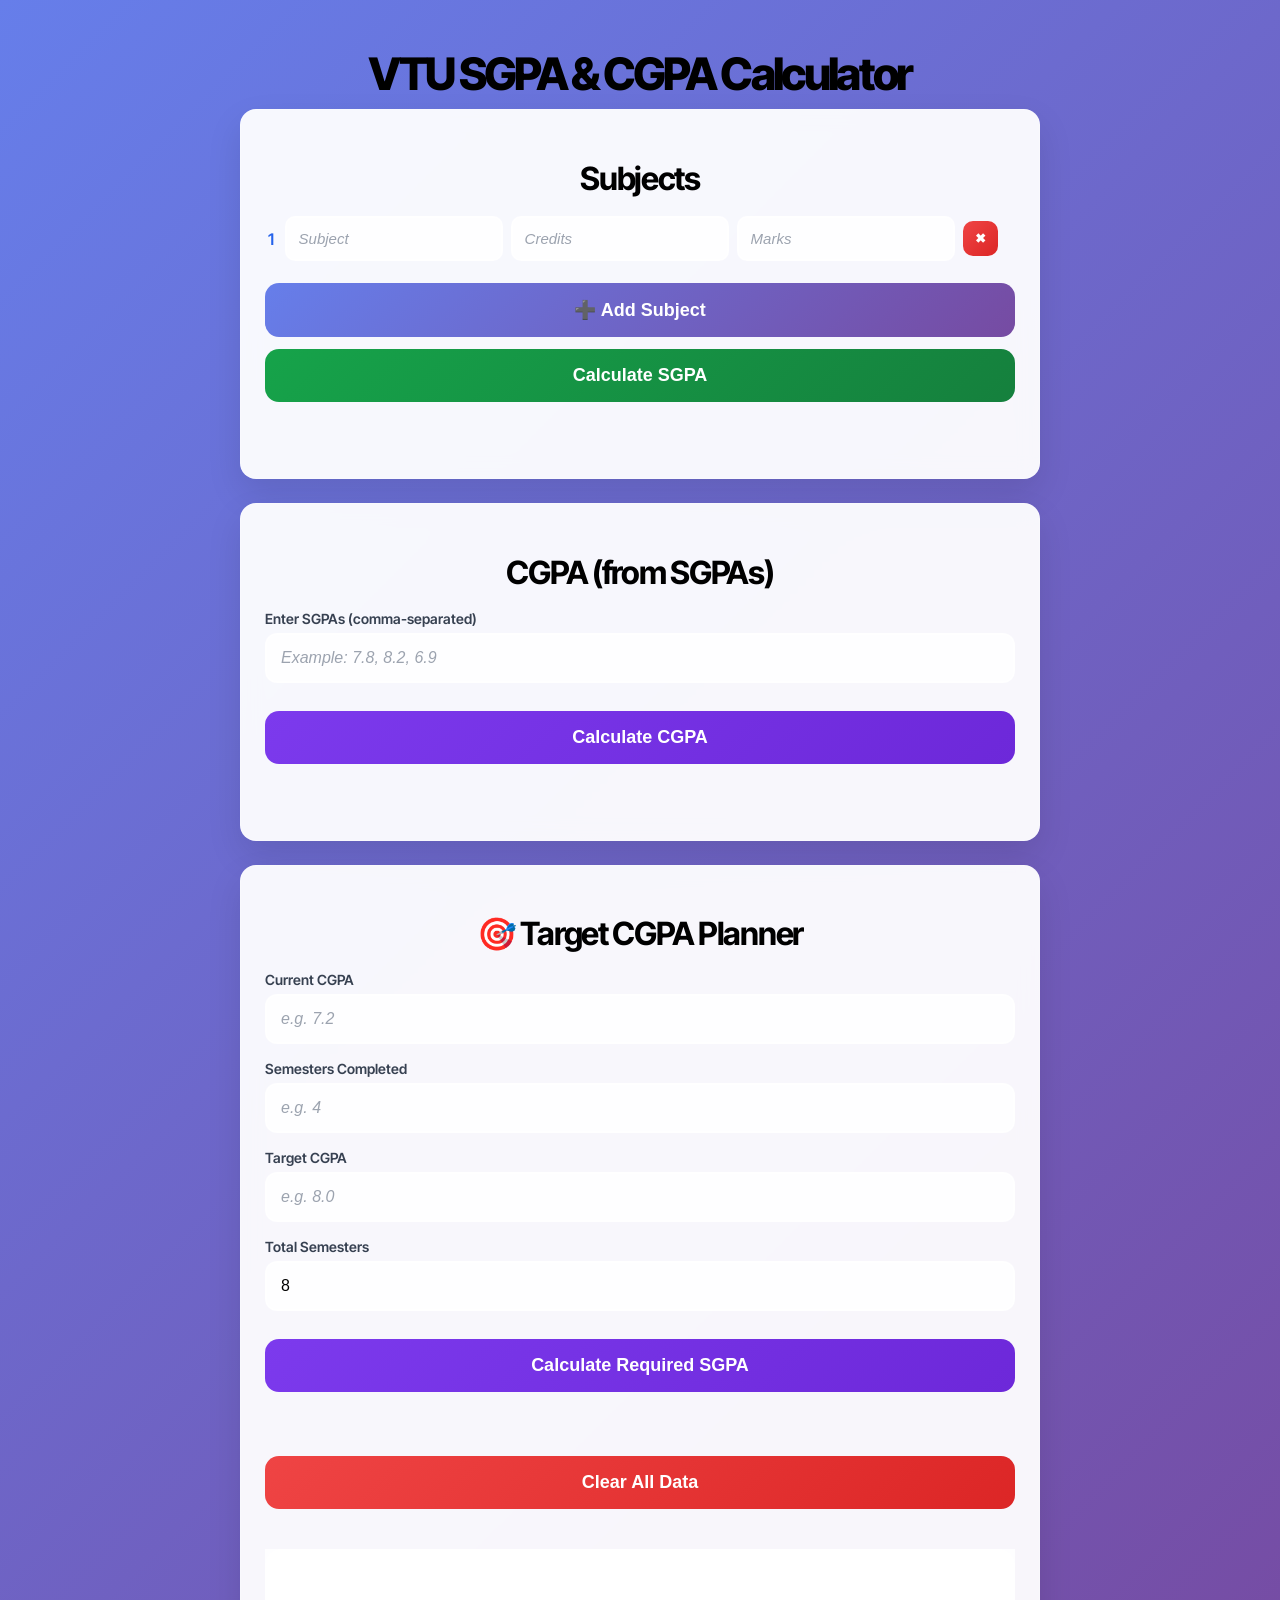
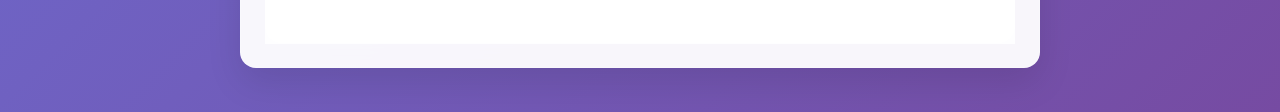
<file: OneDrive/Videos/Music/Desktop/GAMES/sgpa/index.html>
<!DOCTYPE html>
<html lang="en">
<head>
<meta charset="UTF-8">
<meta name="viewport" content="width=device-width, initial-scale=1.0">
<link rel="preconnect" href="https://fonts.googleapis.com">
<link rel="preconnect" href="https://fonts.gstatic.com" crossorigin>
<link href="https://fonts.googleapis.com/css2?family=Inter:wght@400;600;700;800&family=Inter+Tight:wght@400;600;700;800&display=swap" rel="stylesheet">
<title>VTU SGPA & CGPA Calculator</title>

<style>
  body {
    font-family: 'Inter Tight', 'Inter', -apple-system, BlinkMacSystemFont, 'Segoe UI', Roboto, 'Helvetica Neue', Arial, sans-serif;
    background: linear-gradient(135deg, #667eea 0%, #764ba2 100%);
    margin: 0;
    padding: 20px;
    min-height: 100vh;
    color: #333;
  }

  h1, h2 {
    text-align: center;
    color: #000000;
    font-weight: 700;
    letter-spacing: -0.05em;
    line-height: 1.1;
  }

  h1 {
    font-size: 2.8em;
    margin-bottom: 10px;
    font-weight: 800;
    letter-spacing: -0.06em;
  }

  h2 {
    font-size: 2em;
    margin-bottom: 20px;
    font-weight: 700;
    letter-spacing: -0.04em;
  }

  .container {
    max-width: 800px;
    margin: auto;
  }

  .card {
    background: rgba(255, 255, 255, 0.95);
    border-radius: 16px;
    padding: 24px;
    margin-bottom: 24px;
    box-shadow: 0 15px 35px rgba(0,0,0,0.1);
    backdrop-filter: blur(10px);
    border: 1px solid rgba(255, 255, 255, 0.2);
  }

  .header-row,
  .row {
    display: grid;
    grid-template-columns: 0.4fr 1.4fr 0.6fr 0.6fr 0.4fr;
    gap: 8px;
    align-items: center;
  }

  .header-row {
    font-weight: 600;
    font-size: 14px;
    color: #374151;
    margin-bottom: 8px;
  }

  .row {
    margin-bottom: 10px;
  }

  .index {
    text-align: center;
    font-weight: 600;
    color: #2563eb;
  }

  .input-group {
    margin-bottom: 16px;
  }

  .input-group label {
    display: block;
    font-weight: 600;
    color: #374151;
    margin-bottom: 6px;
    font-size: 14px;
  }

  .input-group input {
    width: 100%;
    padding: 14px;
    border-radius: 12px;
    border: 2px solid rgba(255, 255, 255, 0.3);
    font-size: 16px;
    background: rgba(255, 255, 255, 0.9);
    transition: all 0.3s ease;
    box-sizing: border-box;
  }

  .input-group input:focus {
    outline: none;
    border-color: #667eea;
    box-shadow: 0 0 0 3px rgba(102, 126, 234, 0.2);
    background: white;
  }

  .input-group input::placeholder {
    color: #9ca3af;
    font-style: italic;
  }

  .subject-input {
    padding: 12px;
    border-radius: 10px;
    border: 2px solid rgba(255, 255, 255, 0.3);
    font-size: 15px;
    background: rgba(255, 255, 255, 0.9);
    transition: all 0.3s ease;
  }

  .subject-input:focus {
    outline: none;
    border-color: #667eea;
    box-shadow: 0 0 0 3px rgba(102, 126, 234, 0.2);
    background: white;
  }

  .subject-input::placeholder {
    color: #9ca3af;
    font-style: italic;
  }

  .fail {
    background: rgba(254, 226, 226, 0.9);
  }

  .fail input {
    border-color: #dc2626;
  }

  .delete {
    background: linear-gradient(135deg, #ef4444, #dc2626);
    color: white;
    border: none;
    border-radius: 10px;
    padding: 10px 12px;
    cursor: pointer;
    font-weight: bold;
    transition: all 0.3s ease;
  }

  .delete:hover {
    transform: translateY(-2px);
    box-shadow: 0 5px 15px rgba(239, 68, 68, 0.4);
  }

  button.main {
    width: 100%;
    padding: 16px;
    border-radius: 14px;
    border: none;
    font-size: 18px;
    font-weight: 600;
    margin-top: 12px;
    cursor: pointer;
    transition: all 0.3s ease;
  }

  .add { 
    background: linear-gradient(135deg, #667eea, #764ba2); 
    color: white; 
  }

  .add:hover {
    transform: translateY(-2px);
    box-shadow: 0 8px 25px rgba(102, 126, 234, 0.4);
  }

  .sgpa { 
    background: linear-gradient(135deg, #16a34a, #15803d); 
    color: white; 
  }

  .sgpa:hover {
    transform: translateY(-2px);
    box-shadow: 0 8px 25px rgba(22, 163, 74, 0.4);
  }

  .cgpa { 
    background: linear-gradient(135deg, #7c3aed, #6d28d9); 
    color: white; 
  }

  .cgpa:hover {
    transform: translateY(-2px);
    box-shadow: 0 8px 25px rgba(124, 58, 237, 0.4);
  }

  .result {
    margin-top: 16px;
    padding: 18px;
    text-align: center;
    font-size: 22px;
    font-weight: bold;
    border-radius: 14px;
    animation: fadeIn 0.5s ease-in;
  }

  @keyframes fadeIn {
    from { opacity: 0; transform: translateY(10px); }
    to { opacity: 1; transform: translateY(0); }
  }

  .app-footer {
    margin-top: 40px;
    padding: 20px 16px;
    text-align: center;
    font-size: 16px;
    color: #000000;
    border-top: 2px solid rgba(0, 0, 0, 0.3);
    background: rgba(255, 255, 255, 0.9);
    border-radius: 16px;
    backdrop-filter: blur(10px);
  }

  .app-footer span {
    font-weight: 700;
  }

  .instagram-link {
    color: #000000;
    text-decoration: none;
    transition: all 0.3s ease;
    opacity: 0.8;
  }

  .instagram-link:hover {
    color: #E4405F;
    opacity: 1;
    text-decoration: none;
  }

  .instagram-link svg {
    display: inline-block;
    margin-right: 6px;
    vertical-align: middle;
    transition: all 0.3s ease;
  }

  .instagram-link:hover svg {
    transform: scale(1.05);
  }

  /* Mobile friendly */
  @media (max-width: 600px) {
    .app-footer {
      font-size: 15px;
      padding: 16px 12px;
    }
  }

  .green { 
    background: linear-gradient(135deg, #dcfce7, #bbf7d0); 
    color: #166534; 
    border: 1px solid #16a34a;
  }
  
  .red { 
    background: linear-gradient(135deg, #fee2e2, #fecaca); 
    color: #991b1b; 
    border: 1px solid #dc2626;
  }

  .yellow { 
    background: linear-gradient(135deg, #fef3c7, #fde68a); 
    color: #92400e; 
    border: 1px solid #f59e0b;
  }

  @media (max-width: 600px) {
    .header-row, .row {
      grid-template-columns: 1fr;
    }
  }
</style>
</head>

<body>

<div class="container">
  <h1>VTU SGPA & CGPA Calculator</h1>

  <div class="card">
    <h2>Subjects</h2>

    
    <div id="subjects"></div>

    <button class="main add" onclick="addSubject()">➕ Add Subject</button>
    <button class="main sgpa" onclick="calculateSGPA()">Calculate SGPA</button>
    <div id="sgpaResult" class="result"></div>
  </div>

  <div class="card">
    <h2>CGPA (from SGPAs)</h2>
    <div class="input-group">
      <label for="cgpaInput">Enter SGPAs (comma-separated)</label>
      <input id="cgpaInput" placeholder="Example: 7.8, 8.2, 6.9">
    </div>
    <button class="main cgpa" onclick="calculateCGPA()">Calculate CGPA</button>
    <div id="cgpaResult" class="result"></div>
  </div>
  <div class="card">
  <h2>🎯 Target CGPA Planner</h2>

  <div class="input-group">
    <label for="currentCgpa">Current CGPA</label>
    <input id="currentCgpa" type="number" step="0.01" placeholder="e.g. 7.2">
  </div>

  <div class="input-group">
    <label for="semCompleted">Semesters Completed</label>
    <input id="semCompleted" type="number" placeholder="e.g. 4">
  </div>

  <div class="input-group">
    <label for="targetCgpa">Target CGPA</label>
    <input id="targetCgpa" type="number" step="0.01" placeholder="e.g. 8.0">
  </div>

  <div class="input-group">
    <label for="totalSem">Total Semesters</label>
    <input id="totalSem" type="number" value="8" placeholder="e.g. 8">
  </div>

  <button class="main cgpa" onclick="calculateTarget()">Calculate Required SGPA</button>

  <div id="targetResult" class="result"></div>
  <button class="main delete" onclick="clearAll()">Clear All Data</button>
  <footer class="app-footer">
  <p>
    <a href="https://www.instagram.com/_dheeraj_koila_?igsh=MTZxN3hvcjhiZ3JzZw==" target="_blank" class="instagram-link" title="Follow on Instagram">
      <svg width="16" height="16" viewBox="0 0 24 24" fill="currentColor">
        <path d="M12 2.163c3.204 0 3.584.012 4.85.07 3.252.148 4.771 1.691 4.919 4.919.058 1.265.069 1.645.069 4.849 0 3.205-.012 3.584-.069 4.849-.149 3.225-1.664 4.771-4.919 4.919-1.266.058-1.644.07-4.85.07-3.204 0-3.584-.012-4.849-.07-3.26-.149-4.771-1.699-4.919-4.92-.058-1.265-.07-1.644-.07-4.849 0-3.204.013-3.583.07-4.849.149-3.227 1.664-4.771 4.919-4.919 1.266-.057 1.645-.069 4.849-.069zm0-2.163c-3.259 0-3.667.014-4.947.072-4.358.2-6.78 2.618-6.98 6.98-.059 1.281-.073 1.689-.073 4.948 0 3.259.014 3.668.072 4.948.2 4.358 2.618 6.78 6.98 6.98 1.281.058 1.689.072 4.948.072 3.259 0 3.668-.014 4.948-.072 4.354-.2 6.782-2.618 6.979-6.98.059-1.28.073-1.689.073-4.948 0-3.259-.014-3.667-.072-4.947-.196-4.354-2.617-6.78-6.979-6.98-1.281-.059-1.69-.073-4.949-.073zm0 5.838c-3.403 0-6.162 2.759-6.162 6.162s2.759 6.163 6.162 6.163 6.162-2.759 6.162-6.163c0-3.403-2.759-6.162-6.162-6.162zm0 10.162c-2.209 0-4-1.79-4-4 0-2.209 1.791-4 4-4s4 1.791 4 4c0 2.21-1.791 4-4 4zm6.406-11.845c-.796 0-1.441.645-1.441 1.44s.645 1.44 1.441 1.44c.795 0 1.439-.645 1.439-1.44s-.644-1.44-1.439-1.44z"/>
      </svg>
      Developed by <span>Dheeraj Koila</span>
    </a>
  </p>
</footer>
</div>
</div>

<script>
  function addSubject(data = {}) {
  const row = document.createElement("div");
  row.className = "row";
  row.innerHTML = `
    <div class="index"></div>
    <input placeholder="Subject" value="${data.subject || ""}" class="subject-input">
    <input type="number" placeholder="Credits" value="${data.credits || ""}" class="subject-input">
    <input type="number" placeholder="Marks" value="${data.marks || ""}" oninput="checkFail(this)" class="subject-input">
    <button class="delete" onclick="deleteRow(this)">✖</button>
  `;

  row.querySelectorAll("input").forEach(inp => {
    inp.addEventListener("input", saveData);
  });

  document.getElementById("subjects").appendChild(row);
  reorder();
  setupEnterNavigation();
  saveData();
}

  function deleteRow(btn) {
    btn.parentElement.remove();
    reorder();
    saveData();
  }

  function reorder() {
    document.querySelectorAll(".index").forEach((el, i) => {
      el.textContent = i + 1;
    });
  }

  function checkFail(input) {
    const row = input.parentElement;
    if (Number(input.value) < 40 && input.value !== "") {
      row.classList.add("fail");
    } else {
      row.classList.remove("fail");
    }
  }

  function setupEnterNavigation() {
    const inputs = document.querySelectorAll("#subjects input");
    inputs.forEach((input, i) => {
      input.onkeydown = (e) => {
        if (e.key === "Enter") {
          e.preventDefault();
          if (inputs[i + 1]) {
            inputs[i + 1].focus();
          } else {
            addSubject();
            setTimeout(() => {
              document.querySelectorAll("#subjects input")[inputs.length].focus();
            }, 0);
          }
        }
      };
    });
  }

  function gradePoint(m) {
    if (m >= 90) return 10;
    if (m >= 80) return 9;
    if (m >= 70) return 8;
    if (m >= 60) return 7;
    if (m >= 55) return 6;
    if (m >= 50) return 5;
    if (m >= 40) return 4;
    return 0;
  }

  function calculateSGPA() {
    const rows = document.querySelectorAll("#subjects .row");
    let credits = 0, total = 0;

    rows.forEach(r => {
      const c = Number(r.children[2].value);
      const m = Number(r.children[3].value);
      if (c) {
        credits += c;
        total += c * gradePoint(m);
      }
    });

    if (!credits) return;
    const sgpa = (total / credits).toFixed(2);
    show("sgpaResult", "SGPA: " + sgpa, sgpa);
  }

  function calculateCGPA() {
    const vals = document.getElementById("cgpaInput").value
      .split(",")
      .map(v => Number(v.trim()))
      .filter(v => !isNaN(v));

    if (!vals.length) return;
    const cgpa = (vals.reduce((a,b)=>a+b,0)/vals.length).toFixed(2);
    show("cgpaResult", "CGPA: " + cgpa, cgpa);
  }

  function show(id, text, value) {
    const el = document.getElementById(id);
    el.textContent = text;
    el.className = "result " + (value >= 7 ? "green" : "red");
  }
  function calculateTarget() {
  const current = Number(document.getElementById("currentCgpa").value);
  const done = Number(document.getElementById("semCompleted").value);
  const target = Number(document.getElementById("targetCgpa").value);
  const total = Number(document.getElementById("totalSem").value);

  const resultBox = document.getElementById("targetResult");

  if (
    current <= 0 || target <= 0 ||
    done <= 0 || total <= 0 ||
    done >= total
  ) {
    resultBox.textContent = "Please enter valid values";
    resultBox.className = "result red";
    return;
  }

  const required =
    ((target * total) - (current * done)) / (total - done);

  if (required <= 0) {
    resultBox.textContent = "🎉 Target already achievable with current CGPA";
    resultBox.className = "result green";
    return;
  }

  if (required > 10) {
    resultBox.textContent =
      "❌ Target CGPA not realistically achievable (Required SGPA > 10)";
    resultBox.className = "result red";
    return;
  }

  let levelClass = "green";
  if (required > 7) levelClass = "yellow";
  if (required > 8.5) levelClass = "red";

  resultBox.textContent =
    "Required Average SGPA: " + required.toFixed(2);

  resultBox.className = "result " + levelClass;
}
function saveData() {
  const subjects = [];
  document.querySelectorAll("#subjects .row").forEach(r => {
    subjects.push({
      subject: r.children[1].value,
      credits: r.children[2].value,
      marks: r.children[3].value
    });
  });

  localStorage.setItem("subjects", JSON.stringify(subjects));
  localStorage.setItem("cgpaInput", document.getElementById("cgpaInput")?.value || "");
  localStorage.setItem("currentCgpa", document.getElementById("currentCgpa")?.value || "");
  localStorage.setItem("semCompleted", document.getElementById("semCompleted")?.value || "");
  localStorage.setItem("targetCgpa", document.getElementById("targetCgpa")?.value || "");
  localStorage.setItem("totalSem", document.getElementById("totalSem")?.value || "");
}
window.onload = () => {
  const savedSubjects = JSON.parse(localStorage.getItem("subjects") || "[]");

  if (savedSubjects.length) {
    document.getElementById("subjects").innerHTML = "";
    savedSubjects.forEach(s => addSubject(s));
  } else {
    addSubject();
  }

  document.getElementById("cgpaInput").value =
    localStorage.getItem("cgpaInput") || "";

  document.getElementById("currentCgpa").value =
    localStorage.getItem("currentCgpa") || "";

  document.getElementById("semCompleted").value =
    localStorage.getItem("semCompleted") || "";

  document.getElementById("targetCgpa").value =
    localStorage.getItem("targetCgpa") || "";

  document.getElementById("totalSem").value =
    localStorage.getItem("totalSem") || "8";
};
function clearAll() {
  if (confirm("This will delete all saved data. Continue?")) {
    localStorage.clear();
    location.reload();
  }
}
</script>

</body>
</html>
</file>
